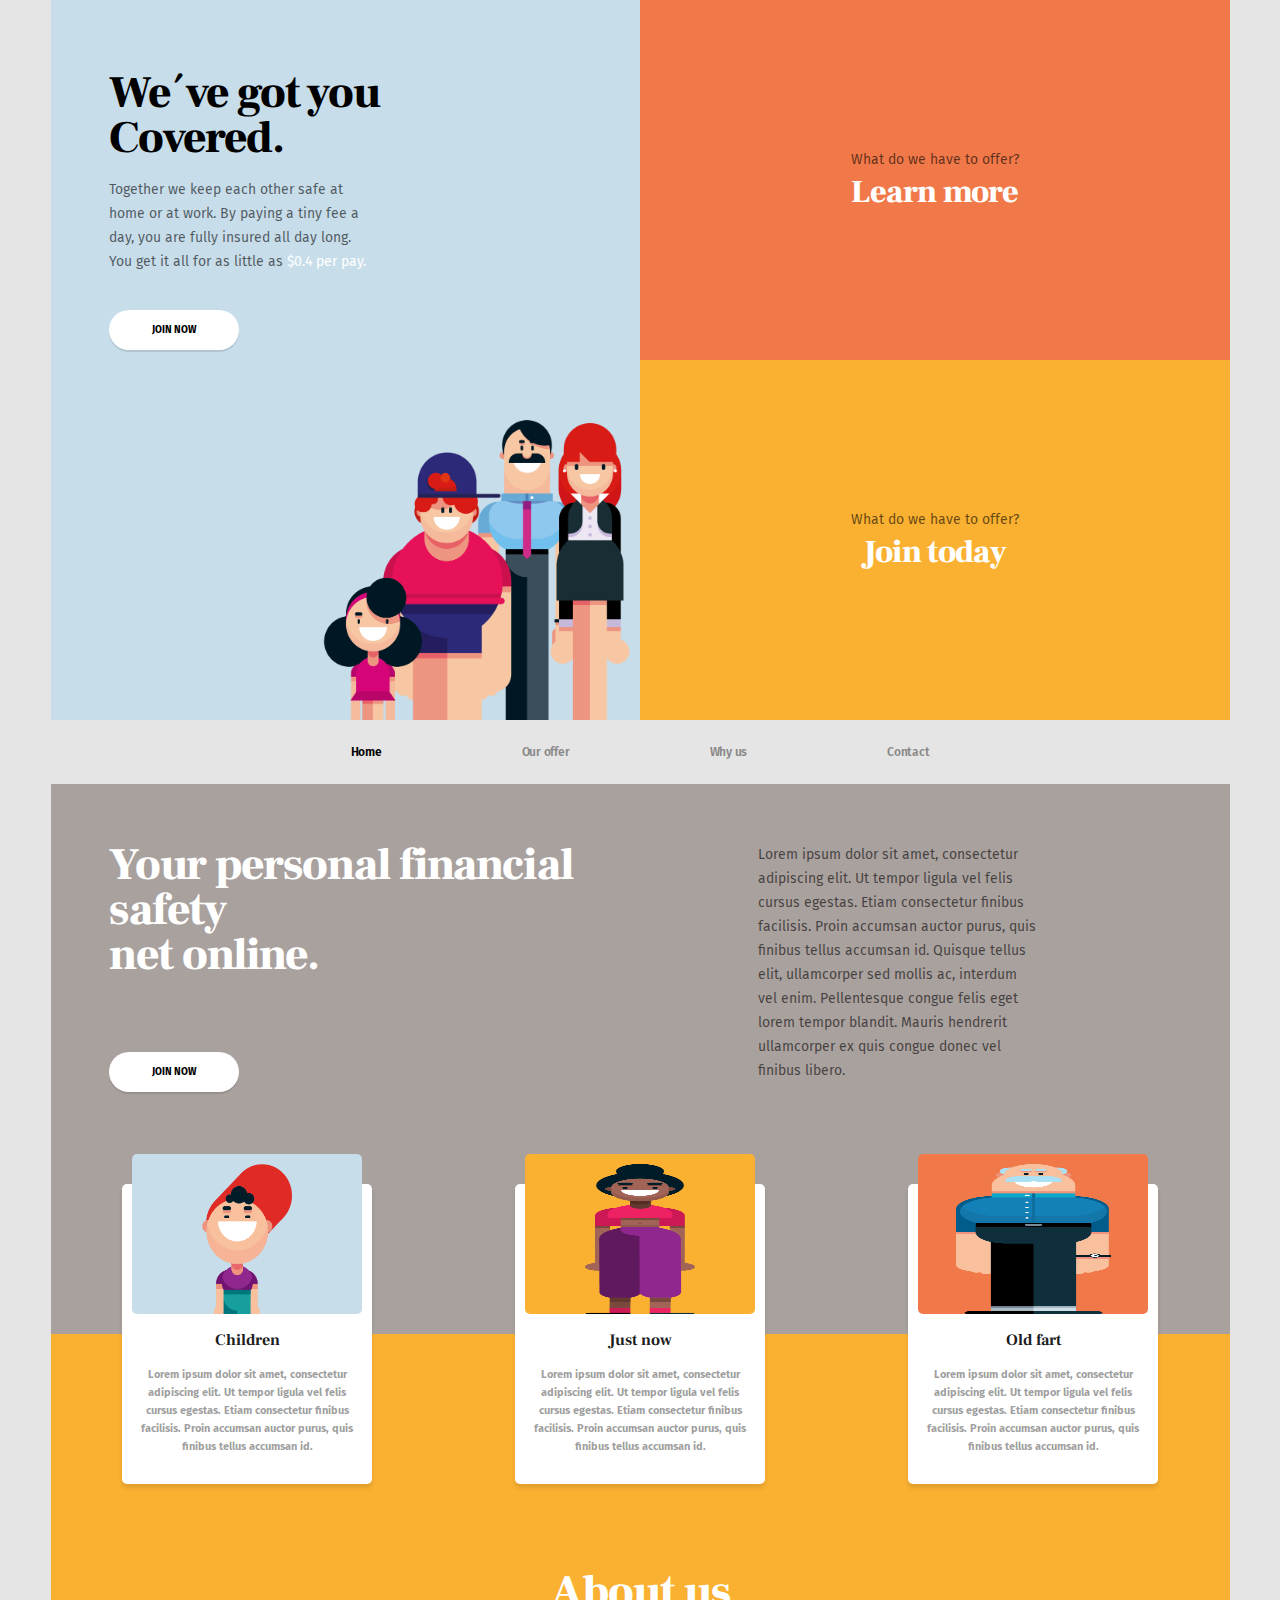
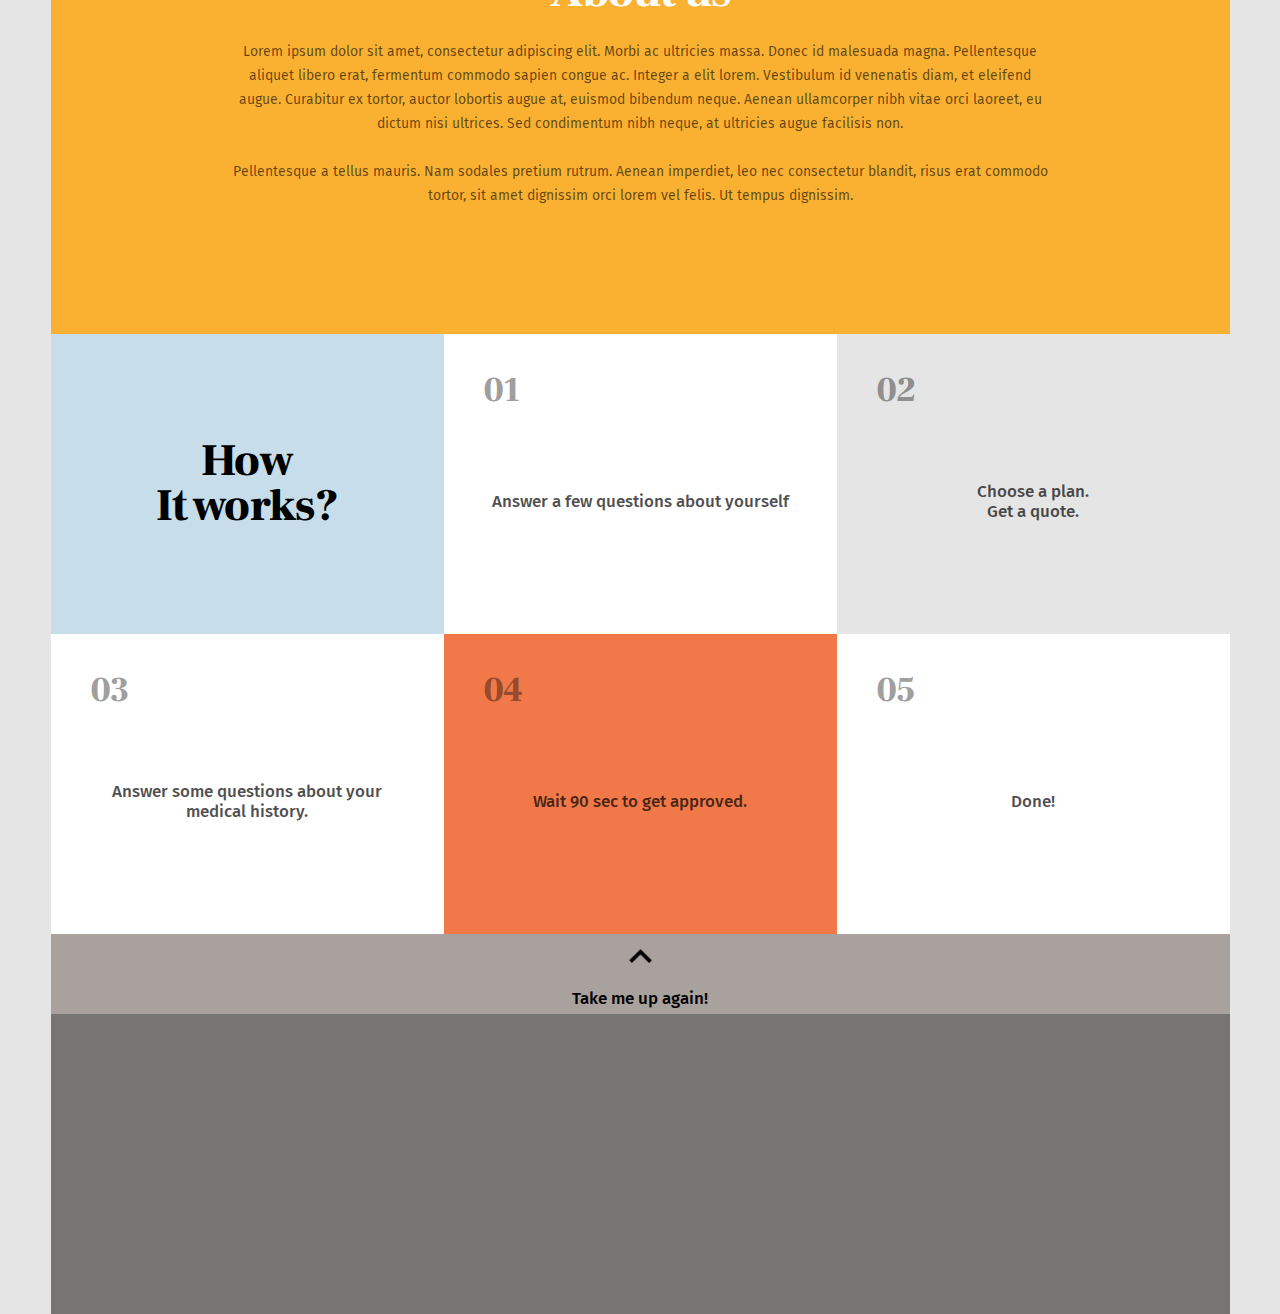
<file: index.html>
<!DOCTYPE html>
<html lang="en">
<head>
    <meta charset="UTF-8">
    <meta name="viewport" content="width=device-width, initial-scale=1.0">
    <link href="https://fonts.googleapis.com/css2?family=Frank+Ruhl+Libre:wght@300;400;500;700;900&display=swap" rel="stylesheet">
    <link href="https://fonts.googleapis.com/css2?family=Fira+Sans:wght@500;700&display=swap" rel="stylesheet">
    <link rel="stylesheet" href="stylesheet.css">
    <title>Slutprojekt HTML / CSS 2020</title>
</head>
<body>

    <header>
        <section class="header-container">
            <div class="item-left">
                <div class="title-left">
                    <h1>We´ve got you<br>Covered.</h1>
                </div>
                <div class="text-left">
                    <p>Together we keep each other safe at home or at work. By paying a tiny fee a day, you are fully insured all day long. 
                        You get it all for as little as <span class="white">$0.4 per pay.</span>
                    </p>
                </div>
                <button class="button">Join now</button>
                <div class="family">
                    <img class="family-img" src="img/family.png" alt="Family illustration">
                </div>
            </div>
            <section class="item-right">
                <div class="item-right-top">   
                    <p>What do we have to offer?</p>
                    <h2>Learn more</h2>            
                </div>
                <div class="item-right-bottom">
                    <p>What do we have to offer?</p>
                    <h2>Join today</h2>
                </div> 
            </section>
        </section>  
    </header>

    <nav>
        <ul>
            <li>Home</li>
            <li><span class="opacity">Our offer</span></li>
            <li><span class="opacity">Why us</span></li>
            <li><span class="opacity"><a href="contact.html">Contact</a></span></li>
        </ul>
    </nav> 
    
    <main>
        <section class="main-container">
            <div class="main-gray">
                <div class="main-gray-left">
                    <div class="main-title"><h1><span class="white">Your personal financial safety <br> net online.</span></h1></div>
                    <button class="button">Join now</button>
                </div>
                <div class="paragraph"><p>Lorem ipsum dolor sit amet, consectetur adipiscing elit. Ut tempor ligula vel felis cursus egestas. 
                    Etiam consectetur finibus facilisis. Proin accumsan auctor purus, quis finibus tellus accumsan id. Quisque tellus elit, 
                    ullamcorper sed mollis ac, interdum vel enim. Pellentesque congue felis eget lorem tempor blandit. Mauris hendrerit 
                    ullamcorper ex quis congue donec vel finibus libero.</p>
                </div>    
            </div>

            <section class="main-card">
                <div class="card">
                    <div class="card-blue card-top"><img class="card-img-top" src="img/child.png" alt="Child illustration" width="90" height="175"></div>
                        <div class="card-body">
                            <h3>Children</h3>
                            <p class="card-text">Lorem ipsum dolor sit amet, consectetur adipiscing elit. Ut tempor ligula vel felis cursus egestas. 
                                Etiam consectetur finibus facilisis. Proin accumsan auctor purus, quis finibus tellus accumsan id.</p>
                        </div>
                </div>
                <div class="card">
                    <div class="card-yellow card-top"><img class="card-img-top" src="img/adult.png" width="110px" height="150px"></div>
                        <div class="card-body">
                            <h3>Just now</h3>
                            <p class="card-text">Lorem ipsum dolor sit amet, consectetur adipiscing elit. Ut tempor ligula vel felis cursus egestas. 
                                Etiam consectetur finibus facilisis. Proin accumsan auctor purus, quis finibus tellus accumsan id.</p>
                        </div>
                </div>
                <div class="card"><div class="card-orange card-top"><img class="card-img-top" src="img/old.png" width="155px" height="150px"></div>
                    <div class="card-body">
                        <h3>Old fart</h3>
                        <p class="card-text">Lorem ipsum dolor sit amet, consectetur adipiscing elit. Ut tempor ligula vel felis cursus egestas. 
                            Etiam consectetur finibus facilisis. Proin accumsan auctor purus, quis finibus tellus accumsan id.</p>
                    </div>
                </div>
            </section>

            <section class="main-orange">
                <div class="main-orange-content">
                <h1><span class="white">About us</span></h1>
                <p>Lorem ipsum dolor sit amet, consectetur adipiscing elit. Morbi ac ultricies massa. Donec id malesuada magna. 
                    Pellentesque aliquet libero erat, fermentum commodo sapien congue ac. Integer a elit lorem. Vestibulum id venenatis diam, 
                    et eleifend augue. Curabitur ex tortor, auctor lobortis augue at, euismod bibendum neque. Aenean ullamcorper nibh 
                    vitae orci laoreet, eu dictum nisi ultrices. Sed condimentum nibh neque, at ultricies augue facilisis non. <br>
                    <br>Pellentesque a tellus mauris. Nam sodales pretium rutrum. Aenean imperdiet, leo nec consectetur blandit, 
                    risus erat commodo tortor, sit amet dignissim orci lorem vel felis. Ut tempus dignissim.</p>    
                </div>
            </section>

            <section class="main-box">
                <div class="box box-blue">
                    <h1>How<br>It works?</h1>
                </div>
                <div class="box box-white">
                    <p class="number">01</p>
                    <h4>Answer a few questions about yourself</h4>
                </div>
                <div class="box">
                    <p class="number">02</p>
                    <h4>Choose a plan. <br> Get a quote.</h4>
                </div>
                <div class="box box-white">
                    <p class="number">03</p>
                    <h4>Answer some questions about your medical history.</h4>
                </div>
                <div class="box box-orange">
                    <p class="number">04</p>
                    <h4>Wait 90 sec to get approved.</h4>
                </div>
                <div class="box box-white">
                    <p class="number">05</p>
                    <h4>Done!</h4>  
                </div>
            </section>
        </section>    
    </main>

    <footer>
        <section class="footer-container">
            <div class="swipe-up"><a href="#"><img class="swipe-img" src="img/swipe.png" alt="swipe up button"></a>
            <h4><a href="#">Take me up again!</h4></a></div>
        </section>
    </footer>  

</body>
</html>
</file>
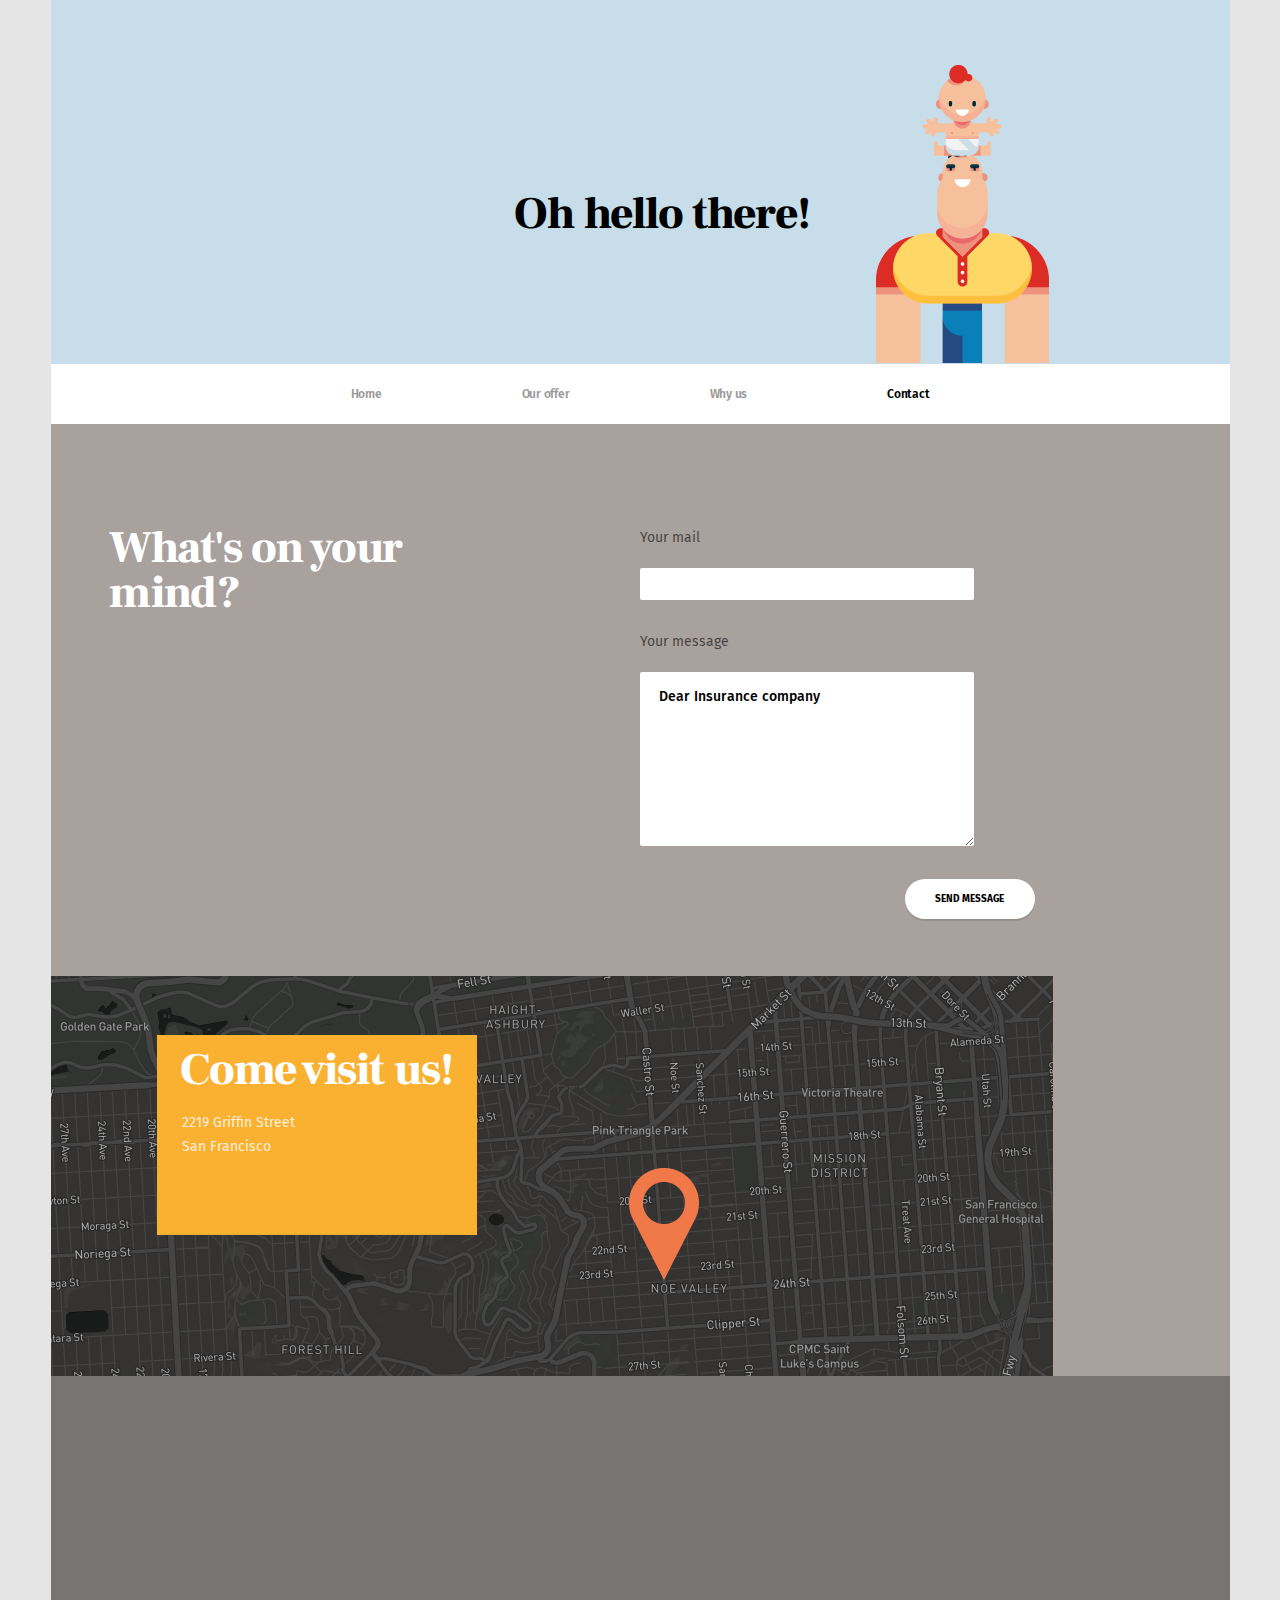
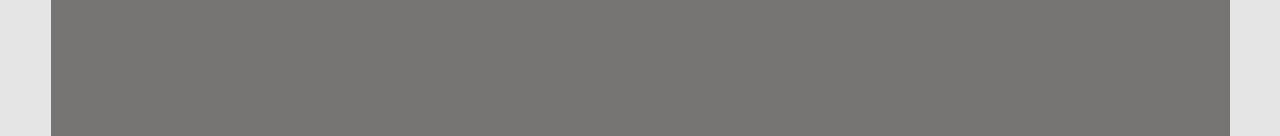
<file: contact.html>
<!DOCTYPE html>
<html lang="en">
<head>
    <meta charset="UTF-8">
    <meta name="viewport" content="width=device-width, initial-scale=1.0">
    <link href="https://fonts.googleapis.com/css2?family=Frank+Ruhl+Libre:wght@300;400;500;700;900&display=swap" rel="stylesheet">
    <link href="https://fonts.googleapis.com/css2?family=Fira+Sans:wght@500;700&display=swap" rel="stylesheet">
    <link rel="stylesheet" href="stylesheet.css">
    <link rel="stylesheet" href="contact-style.css">
    <title>Contact HTML / CSS 2020</title>
</head>
<body>
    <header>
        <section class="header-contact">
            <div class="text-contact">
                <h1>Oh hello there!</h1>
            </div>
            <div class="contact-img">
                <img src="img/contact.png" alt="">
            </div>   
        </section>    
    </header>

    <nav>
        <ul>
            <li><a href="index.html"><span class="opacity">Home</span></a></li>
            <li><span class="opacity">Our offer</span></li>
            <li><span class="opacity">Why us</span></li>
            <li>Contact</li>
        </ul>
    </nav> 
    
    <main>
        <section class="main-contact">
            <div class="main-title-contact">
                <h1><span class="white">What's on your mind?</span></h1>
            </div>
                
            <div class="main-form">
                <form>
                    <label for="name"><p>Your mail</p></label><br>
                    <input class="mail-area" type="text" id="name" name="name"><br>
                    <label for="name"><p>Your message</p></label><br>
                    <textarea class="message-area" placeholder="Dear Insurance company"></textarea>
                </form>
                <div class="my-button"><button class="send-button">Send message</button></div>
            </div>
            <div class="contact-map">
                <div class="map-box">
                    <h1 class="map-title">Come visit us!</h1><br>
                    <p class="map-text">2219 Griffin Street
                        <br>San Francisco</p>
                </div>
                <div class="checkpoint">
                    <img src="img/checkpoint.png" alt="">
                </div>    
            </div>                            
        </section>        
    </main>

    <footer>
        <section class="footer-contact">
        </section>
    </footer>
    
</body>
</html>
</file>
<file: stylesheet.css>
/* --- mobilversion --- */

 @media only screen and (max-width: 600px) {

    header .header-container {
        width: 600px;
        height: auto;
        display: grid; 
        grid-template-rows: 650px 600px;
        grid-template-columns: 1fr;
    }

    header div .family-img {
        right: 1%;
    }

    .text-left {
        padding-top: 5%;
    }

    nav > ul {
        display: none;
    }

    main .main-container {
        width: 600px;
        grid-template-rows: 1630px 650px 950px;
        justify-content: center;
    }

    main .main-gray {
        width: 100%;
        display: block;
        padding-top: 5%;
    }

    main .main-title > h1 {
        font-size: 42px;
    }

    main .main-gray-left {
        display: grid;
        grid-template-rows: 150px auto;
    }

    main .paragraph {
        margin-left: 10%;
    }

    .button-main {
        display: none;  
    }

    main .main-card{
        grid-template-columns: 1fr;
        grid-template-rows: repeat(3, 1fr);
        top: 500px; 
    }

    main .card {
        margin-top: 15%;   
    }

    main .main-orange-content > h1 {
        margin-bottom: 5%;
    }

    main .main-orange-content {
        padding-left: 10%;
        padding-right: 10%;
        padding-bottom: 20%;
    }

    main .main-box {
        display: block;
    }

    main .box {
        padding-top: 10%; 
        padding-bottom: 15%;
    }

    main .number {
        margin-bottom: 5%;
    }

    footer .footer-container {
        display: block;
        grid-template-rows: 1fr;
        height: 300px;
    }

    footer .swipe-up {
        display: none;
    }   
 }
   
/* --- html tags styles --- */

body {
    margin: 0;
    background-color:#E5E5E5;
}

header, main, nav, footer, ul {
    display: flex;
    justify-content: center;  
    justify-items: center; 
}

ul {
    padding-left: 0%;
}

h1 {
    font-family: 'Frank Ruhl Libre';
    font-weight: 900;
    font-size: 45px;
    line-height: 100%;
    margin: 0;
    letter-spacing: -0.02em;
}

h2 {
    font-family: 'Frank Ruhl Libre';
    margin: 0;
    font-weight: 900;
    font-size: 32px;
    line-height: 41px;
    letter-spacing: -0.02em;
    color: #FFFFFF;
}

h3 {
    font-family: 'Frank Ruhl Libre';
    font-weight: bold;
    font-size: 16px;
    line-height: 20px;
    color: rgba(0, 0, 0, 0.9);
}

h4 {
    font-family: 'Fira Sans';
    font-style: normal;
    margin: 0;
    font-weight: 500;
    font-size: 17px;
    line-height: 20px;
    color: rgba(0, 0, 0, 0.7);
}

p {
    font-family: 'Fira Sans';
    font-size: 14px;
    line-height: 24px;
    margin: 0;
    color: rgba(0, 0, 0, 0.6);
}

a {
    text-decoration: none;
}

a:visited {
    color: #000;
    text-decoration: none;
}

a:link {
    color: #000;
    text-decoration: none;
}

/* --- header / element styles --- */

.header-container {
    width: 131vh;
    height: 80vh;
    display: grid; 
    grid-template-columns: repeat(2,1fr); 
}

.item-left {
    background-color: #C7DDEA; 
    position: relative; 
}

.title-left {
    margin-left: 10%;
    margin-top: 12%;
}

.text-left {
    width: 260px;
    margin: 3% 0 3% 10%;
}

.button {
    width: 130px;
    height: 40px;
    margin-left: 10%;
    margin-top: 3%;
    font-family: 'Fira Sans';
    font-weight: bold;
    font-size: 10px;
    background: #FFFFFF;
    box-shadow: 0px 2px 0px rgba(0, 0, 0, 0.1);
    border-radius: 100px;
    border-style: none; 
    text-transform: uppercase;   
}

.family-img {
    width:310px;
    height:300px;
}
.family {
    position: absolute;
    right: 8px; 
    bottom: -4px;  
}

.item-right{
    display: grid;
}

.item-right-top {
    display: grid;
    align-content: center;
    justify-items: center;
    background: #F17949;
}

.item-right-bottom {
    display: grid;
    align-content: center;
    justify-items: center;
    background: #FAB131;    
}

/* --- span color --- */

.white {
    color: white;
}

.opacity {
    opacity: 0.4;
}

/* --- navigation style --- */

nav ul > li {
    font-family: 'Fira Sans';
    font-style: normal;
    font-weight: 600;
    font-size: 12px;
    line-height: 100%;
    letter-spacing: -0.02em;
    list-style-type: none;
    padding: 10px 70px 10px 70px;    
}

/* --- main styles --- */

.main-container {
    width: 131vh;
    display: grid;
    grid-template-rows: 550px 600px 600px;
    position: relative;
}

/* --- main first section --- */

.main-gray{
    background-color: #A9A19E;
    display: grid;
    grid-template-columns: repeat(2,1fr);
    position: relative;
}

.main-gray-left {
    display: grid;
    grid-template-rows: 250px auto;
}

.main-title{
    margin-left: 10%;
    margin-top: 10%;    
}

.paragraph {
    width: 280px;
    height: 230px ;
    margin-left: 20%;
    margin-top: 10%;
}

/* --- main second section / card styles --- */

.main-card{
    width: 100%;
    display: grid;
    grid-template-columns: repeat(3,1fr);
    justify-items: center;
    position:absolute;
    top: 400px;
    background-color: transparent;       
}

.card-blue {
    background-color: #C7DDEA;
}

.card-yellow {
    background-color:#FAB131;
}

.card-orange {
    background-color:#F17949;
}

.card-top { 
    width: 230px;
    height: 150px;
    display: grid;
    justify-content: center;
    border-radius: 5px;
    position: absolute;
    top: -30px;
    padding-top: 10px;
}

.card {
    background-color: white;
    width: 250px;
    height: 300px;
    border-radius: 5px;
    position: relative;
    display: grid;
    justify-items: center; 
    box-shadow: 0px 4px 4px rgba(0, 0, 0, 0.1);
}

.card-body {
    background-color:white;
    width: 214px;
    position: absolute;
    display: grid;
    top: 130px;
    justify-items: center;  
}

.card-text {
    font-family: 'Fira Sans';
    font-weight: bold;
    font-size: 11px;
    line-height: 18px;
    text-align: center;
    color: rgba(0, 0, 0, 0.4);
}

/* --- main third section styles --- */

.main-orange {   
    background-color: #FAB131;
    text-align: center;
}

.main-orange-content {
    padding-top: 20%;
    padding-right: 15%;
    padding-left: 15%;
}

.main-orange-content > h1 {
    padding-bottom: 3%;
}

/* --- main fourth section styles --- */

.main-box {
    display: grid;
    grid-template-columns: repeat(3,1fr);
    grid-template-rows: repeat(2,1fr);
}

.box {
    display: grid;
    text-align: center;
    padding: 10%; 
}

.box-blue {
    align-items: center;
    background-color: #C7DDEA;
}

.box-white {
    background-color: white;
}

.box-orange {
    background-color: #F17949;
}

.number {
    font-family: 'Frank Ruhl Libre';
    font-weight: 900;
    font-size: 35px;
    line-height: 100%;
    display: flex;
    align-self: start;
    letter-spacing: -0.02em;
    color: rgba(0, 0, 0, 0.4);
    margin: 0%;
}

/* --- footer section styles --- */

.footer-container {
    width: 131vh;
    display: grid;
    background-color:#777574;
    grid-template-columns: 1fr;
    grid-template-rows: 80px 300px;
}

.swipe-img {
    width: 45px;
    height: 45px;
}

.swipe-up {
    width: 100%;
    background-color: #A9A19E;
    display: grid;
    justify-content: center; 
    justify-items: center; 
}
</file>
<file: contact-style.css>
/* --- styles kontakt sida --- */
/* --- header styles --- */

.header-contact {
    width: 131vh;
    padding-top: 5%;
    background-color: #C7DDEA;
    display: grid;
    grid-template-columns: 70% 30%;
}

.text-contact {
    display: flex;
    align-items: center;
    justify-content: flex-end;
}

.text-contact h1 {
    margin-right: 8%;   
}

.contact-img {
    height: 300px;
}

/* --- navigation --- */

nav > ul { 
    width: 131vh;
}

ul {
    background-color: white;
    padding-left: 0%;
    margin: 0%;;
    height: 60px;
    align-items: center; 
}

ul > li {
    font-family: 'Fira Sans';
    font-weight: 600;
    font-size: 12px;
    letter-spacing: -0.02em;
    list-style-type: none;
    padding: 10px 80px 10px 80px;   
}

/* --- main contact styles--- */

.main-contact {
    width: 131vh;
    background-color: #A9A19E;
    display: grid;
    grid-template-columns: repeat(2,1fr);
    grid-template-rows: 450px 400px;
    padding-top: 8%;
}

.main-title-contact {
    width: 300px;
    height: 150px;
    margin-left: 10%;
}

.main-form {
    padding-bottom: 40px;
}

.mail-area {
    width: 330px;
    height: 30px;
    border-radius: 2px;
    border-style: none; 
    margin-bottom: 5%; 
}

.message-area {
    width: 330px;
    height: 170px;
    border-radius: 2px;
    border-style: none;
    margin-bottom: 5%;
}

::placeholder {
    font-family: 'Fira Sans';
    font-weight: 500;
    font-size: 14px;
    line-height: 14px;
    padding: 5%;
    color:black;    
}

.my-button {
    display: flex;
    justify-content: flex-end;
    margin-right: 33%;
}

.send-button {    
    font-family: 'Fira Sans';
    font-weight: bold;
    font-size: 10px;
    line-height: 12px;
    background: #FFFFFF;
    box-shadow: 0px 2px 0px rgba(0, 0, 0, 0.1);
    border-radius: 100px; 
    text-transform: uppercase;  
    width: 130px;
    height: 40px;
    border-style: none; 
}

.contact-map {
    background-image: url("img/karta.png");
    background-repeat: no-repeat;
    grid-column: 1 / span 2;
    position: relative;
}

.map-box {
    margin-left: 9%;
    margin-top: 5%;
    background-color:#FAB131;
    width: 320px;
    height: 200px;
}

.map-title {
    color: white;
    text-align: center;
    padding-top: 4%;
}

.map-text {
    opacity: 0.8;
    padding-left: 8%;
    color: white;  
}

.checkpoint {
    position: absolute;
    top: 48%;
    right: 45%;
}

/* --- footer style contact --- */

.footer-contact {
    width: 131vh;
    height: 40vh;
    background-color:#777574;  
}
</file>
